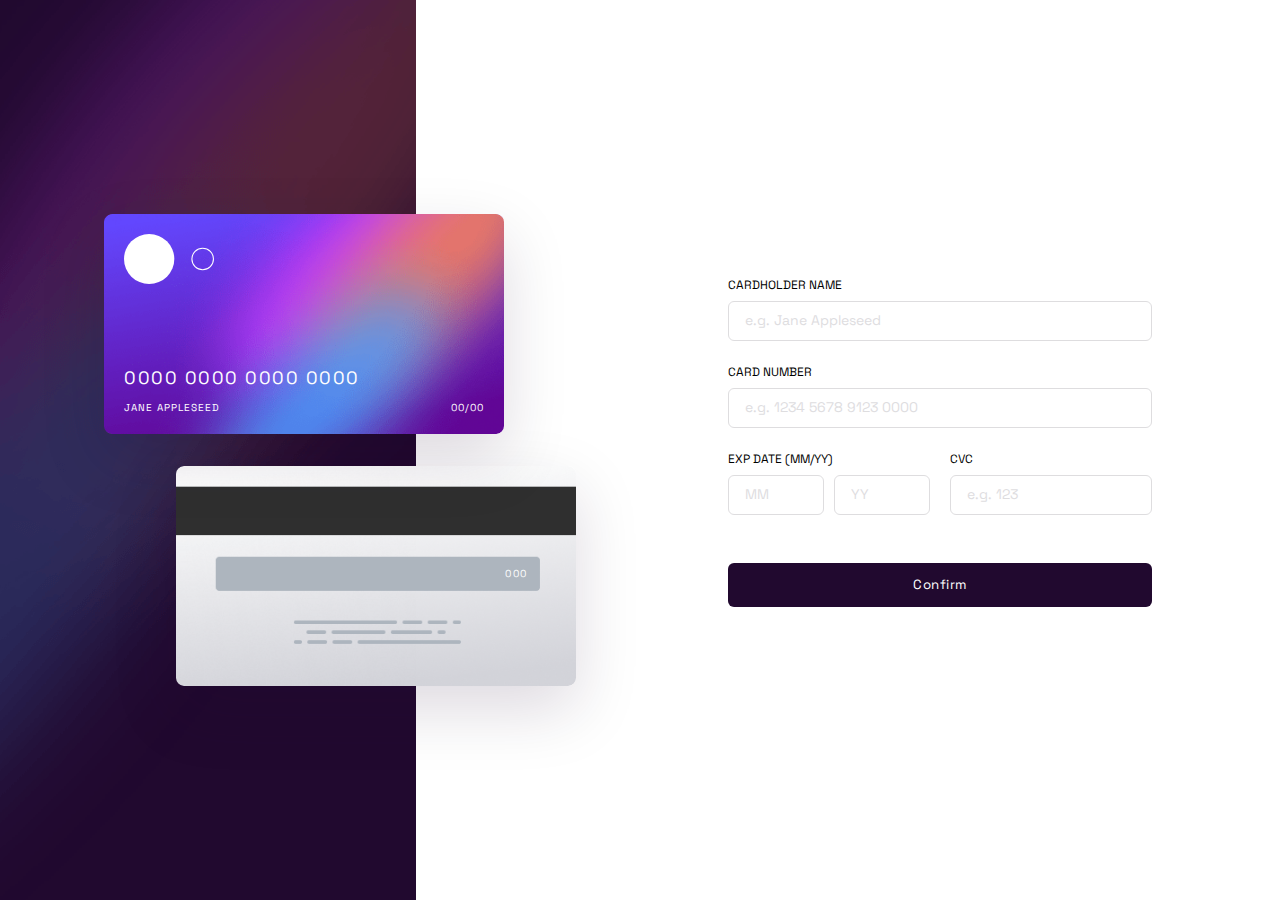
<file: index.html>
<!DOCTYPE html>
<html lang="en">
<head>
    <meta charset="UTF-8">
    <meta http-equiv="X-UA-Compatible" content="IE=edge">
    <meta name="viewport" content="width=device-width, initial-scale=1.0">
    <title>Frontend Mentor - Interactive Card Details Component</title>
    <link rel="shortcut icon" href="/images/favicon-32x32.png" type="image/x-icon">
    <link rel="stylesheet" href="css/style.css">
</head>
<body>
    <main class="flex-container">
        <div class="left">
            <div class="card-wrapper">
                <div class="card-back">
                    <span id="card-cvc">000</span>
                </div>
                <div class="card-front">
                    <img class="card-logo" src="/images/card-logo.svg" alt="">
                
                    <div class="card-information">
                        <span id="card-number">0000 0000 0000 0000</span>
                        <div class="card-name-wrap">
                            <div id="card-name">JANE APPLESEED</div>
                            <div id="card-exp">00/00</div>
                        </div>
                        
                    </div>
                </div>
            </div>
        </div>

        <div class="right">
            <div class="form-wrapper">
                <form id="cardForm" action="thankyou.html">
                    <div class="form-group">
                        <label for="card_name">CARDHOLDER NAME</label>
                        <input type="text" id="card_name" name="card_name" class="form-input" placeholder="e.g. Jane Appleseed" autocomplete="off">
                        <small class="error-message"></small>
                    </div>
                    <div class="form-group">
                        <label for="card_number">CARD NUMBER</label>
                        <input type="text" id="card_number" name="card_number" class="form-input" placeholder="e.g. 1234 5678 9123 0000" autocomplete="off">
                        <small class="error-message"></small>
                    </div>
                    <div class="flex-50 m-20">
                        <div class="form-group">
                            <label>EXP DATE (MM/YY)</label>
                            <div class="flex-50 gap-16">
                                <input type="text" id="card_date_month" name="card_date_month" class="form-input" placeholder="MM" autocomplete="off">
                                <input type="text" id="card_date_year" name="card_date_year" class="form-input" placeholder="YY" autocomplete="off">  
                            </div>
                            <small class="error-group-message"></small>
                        </div>
                        <div class="form-group">
                            <label for="card_cvc">CVC</label>
                            <input type="text" id="card_cvc" name="card_cvc" class="form-input" placeholder="e.g. 123" autocomplete="off">
                            <small class="error-message"></small>
                        </div>
                    </div>
                    <div class="form-group">
                        <button class="btn" type="submit">Confirm</button>
                    </div>
                </form>
            </div>
        </div>
    </main>
    <script src="/js/app.js"></script>
</body>
</html>
</file>
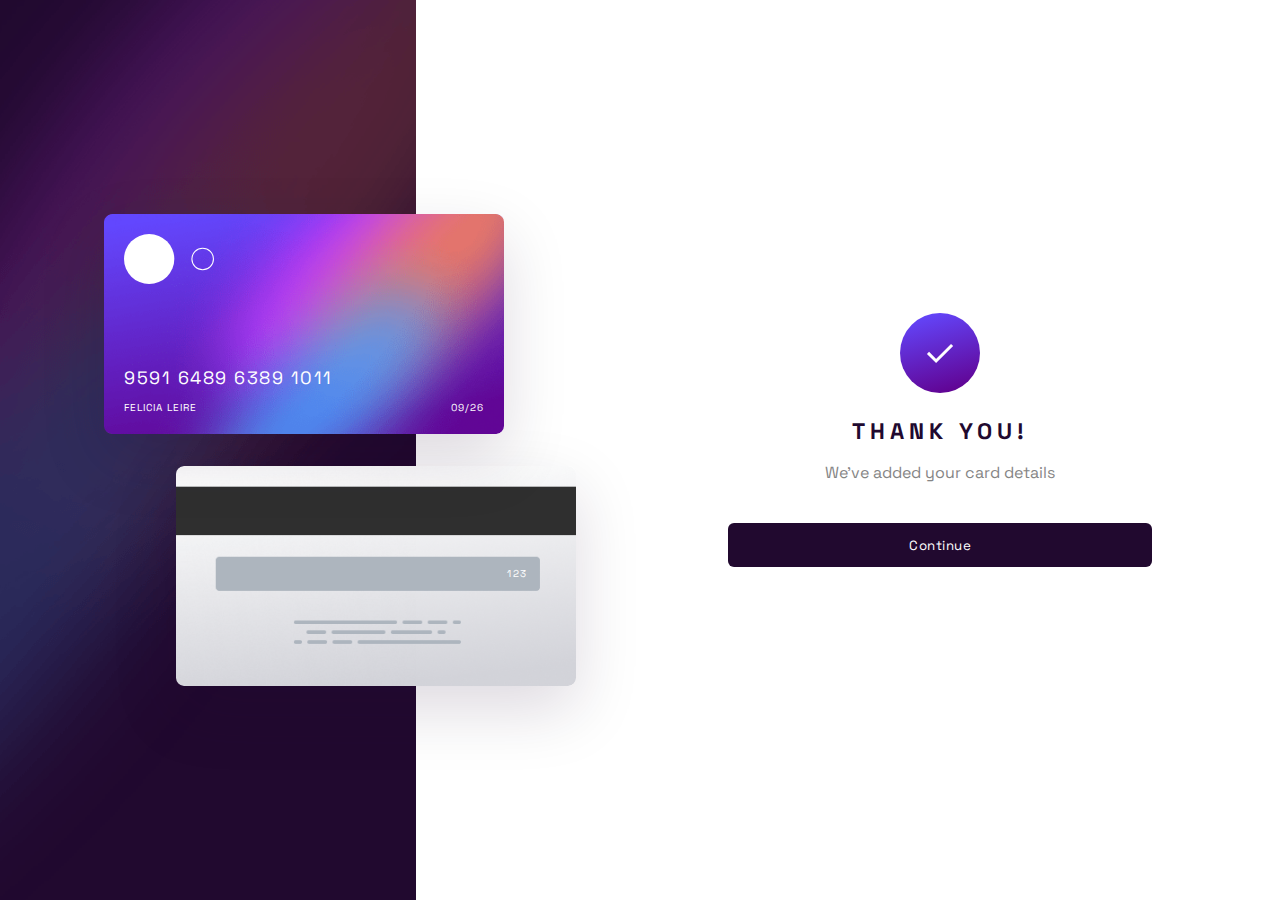
<file: thankyou.html>
<!DOCTYPE html>
<html lang="en">
<head>
    <meta charset="UTF-8">
    <meta http-equiv="X-UA-Compatible" content="IE=edge">
    <meta name="viewport" content="width=device-width, initial-scale=1.0">
    <title>Frontend Mentor - Interactive Card Details Component</title>
    <link rel="shortcut icon" href="/images/favicon-32x32.png" type="image/x-icon">
    <link rel="stylesheet" href="css/style.css">
</head>
<body>
    <main class="flex-container">
        <div class="left">
            <div class="card-wrapper">
                <div class="card-back">
                    <span id="card-cvc">123</span>
                </div>
                <div class="card-front">
                    <img class="card-logo" src="/images/card-logo.svg" alt="">
                    <div class="card-information">
                        <span id="card-number">9591 6489 6389 1011</span>
                        <div class="card-name-wrap">
                            <div id="card-name">FELICIA LEIRE</div>
                            <div id="card-exp">09/26</div>
                        </div>
                        
                    </div>
                </div>
            </div>
        </div>

        <div class="right">
            <div class="thank-wrapper">
                <img src="/images/icon-complete.svg" alt="icon thankyou">
                <h2>THANK YOU!</h2>
                <p>We've added your card details</p>
                <div class="form-group">
                    <button class="btn" type="button">Continue</button>
                </div>
            </div>
        </div>
    </main>
</body>
</html>
</file>
<file: css/style.css>
@import url('https://fonts.googleapis.com/css2?family=Space+Grotesk:wght@500&display=swap');

* {
    font-family: 'Space Grotesk', sans-serif;
    padding : 0;
    margin : 0;
    box-sizing: border-box;
}

body {
    font-family: 'Space Grotesk', sans-serif;
    font-size: 15px;
}

.flex-container {
    display: flex;
    flex-direction: column;
    flex-wrap: wrap;
}

.left {
    padding: 24px;
    position: relative;
}

.flex-container::after {
    content: "";
    position: absolute;
    height: 33.3%;
    width: 100%;
    background-image: url(/images/bg-main-mobile.png);
    background-repeat: no-repeat;
    background-size: cover;
    top: 0;
    left: 0;
    z-index: -10;
}

.card-wrapper {
    position: relative;
}

.card-back,
.card-front {
    width: 100%;
    max-width: 280px;
    height: 150px;
    border-radius: 8px;
    background-size: cover;
    background-repeat: no-repeat;
    background-position: center center;
    position: relative;
    padding: 20px;
    box-shadow: 0px 24px 64px rgba(33, 9, 47, 0.15);
}

.card-back {
    background-image: url(/images/bg-card-back.png);
    margin-left: auto;
}

.card-back #card-cvc {
    position: absolute;
    right: 12%;
    top: 45%;
    font-size: 10px;
    color: #FFFFFF;
    letter-spacing: 0.1rem;
}

.card-front {
    background-image: url(/images/bg-card-front.png);
    margin-top : -64px;
    display: flex;
    flex-direction: column;
    justify-content: space-between;
}

.card-logo{
    width: 25%;
    height: auto;
}

.card-name-wrap {
    display: flex;
    justify-content: space-between;
    font-size: 10px;
    color: #FFFFFF;
    letter-spacing: 1px;
}

.card-front #card-number {
    display: inline-block;
    font-size: 18px;
    color: #FFFFFF;
    margin-bottom: 12px;
    letter-spacing: 1.5px;
}

.right {
    padding: 24px;
    position: relative;
    display: flex;
    align-items: center;
}

/* FORM */
.form-wrapper, 
.thank-wrapper {
    width: 100%;
    padding:24px 0px;
}

.form-group {
    margin-bottom: 20px;
}

.form-group > label {
    font-size: 12px;
    margin-bottom: 8px;
    display: inline-block;
}

.form-input {
    width: 100%;
    height: 40px;
    border: 1px solid hsl(270, 3%, 87%);
    border-radius: 6px;
    padding: 12px 16px;
}

.error .has-error {
    border : 1px solid hsl(0, 100%, 66%);
}

.error-message,
.error-group-message {
    color: hsl(0, 100%, 66%);
    display: block;
    margin-top: 8px;
}

.form-input::placeholder {
    font-family: 'Space Grotesk', sans-serif;
    font-size: 14px;
    color: hsl(270, 3%, 87%);

}

.form-input:focus {
    outline : none;
    border: 1px;
    box-shadow: 0px 2px 12px rgba(33, 9, 47, 0.2);
}

.flex-50 {
    display: flex;
    flex-direction: row;
    flex-wrap: nowrap;
    gap:20px;
   
}

.flex-50 > * {
    flex-basis: 50%;
}

.gap-16{
    gap: 10px
}

.m-20 {
    margin-bottom: 20px;
}

.m-0 {
    margin-bottom: 0px;
}

.btn {
    width: 100%;
    height: 44px;
    border-radius: 6px;
    border: 0;
    background-color: hsl(278, 68%, 11%);
    color: #FFFFFF;
    letter-spacing: 0.5px;
    cursor: pointer;
}

/* THANK YOU */
.thank-wrapper {
    text-align: center;
}

.thank-wrapper img {
    margin-bottom: 20px;
}

.thank-wrapper h2 {
    letter-spacing: 5px;
    margin-bottom: 16px;
    color: hsl(278, 68%, 11%);
}

.thank-wrapper p {
    margin-bottom: 40px;
    font-size: 16px;
    color : hsl(0deg 0% 52%);
}

@media (min-width : 576px) {
    

    .card-back, .card-front {
        width: 100%;
        max-width: 350px;
        height: 190px;
    }

    .flex-container::after {
        height: 41.6%;
    }

    .card-back #card-cvc {
        top : 46%;
    }

    .card-front {
        margin-top: -81px;
    }
}

@media (min-width : 768px) {
    .flex-container {
        flex-direction: row;
        max-width: 1200px;
        margin: 0px auto;
        min-height: 100vh;
    }

    .left {
        width: 50%;
        display: flex;
        flex-wrap: nowrap;
        align-items: center;
    }

    .card-wrapper {
        width: 100%;
        display: flex;
        flex-wrap: wrap;
        flex-direction: column-reverse;
    }


    .right {
        width: 50%;
    }

    .flex-container::after {
        content: "";
        position: absolute;
        height: 100vh;
        width: 32.5%;
        background-image: url(/images/bg-main-desktop.png);
        background-repeat: no-repeat;
        background-size: cover;
        top: 0;
        left: 0;
        z-index: -10;
    }

    .card-back, .card-front {
        width: 100%;
        max-width: 336px;
        height: 185px;
    }

    .card-front {
        margin-top: 0px;
        margin-bottom: 32px;
    }
}

@media (min-width: 992px) {

    .form-wrapper,
    .thank-wrapper {
        padding: 0px 64px;
    }

    .card-wrapper {
        padding: 0px 40px;
    }

    .card-back, .card-front {
        width: 100%;
        height: 220px;
        max-width: 400px ;
    }

    
}
</file>
